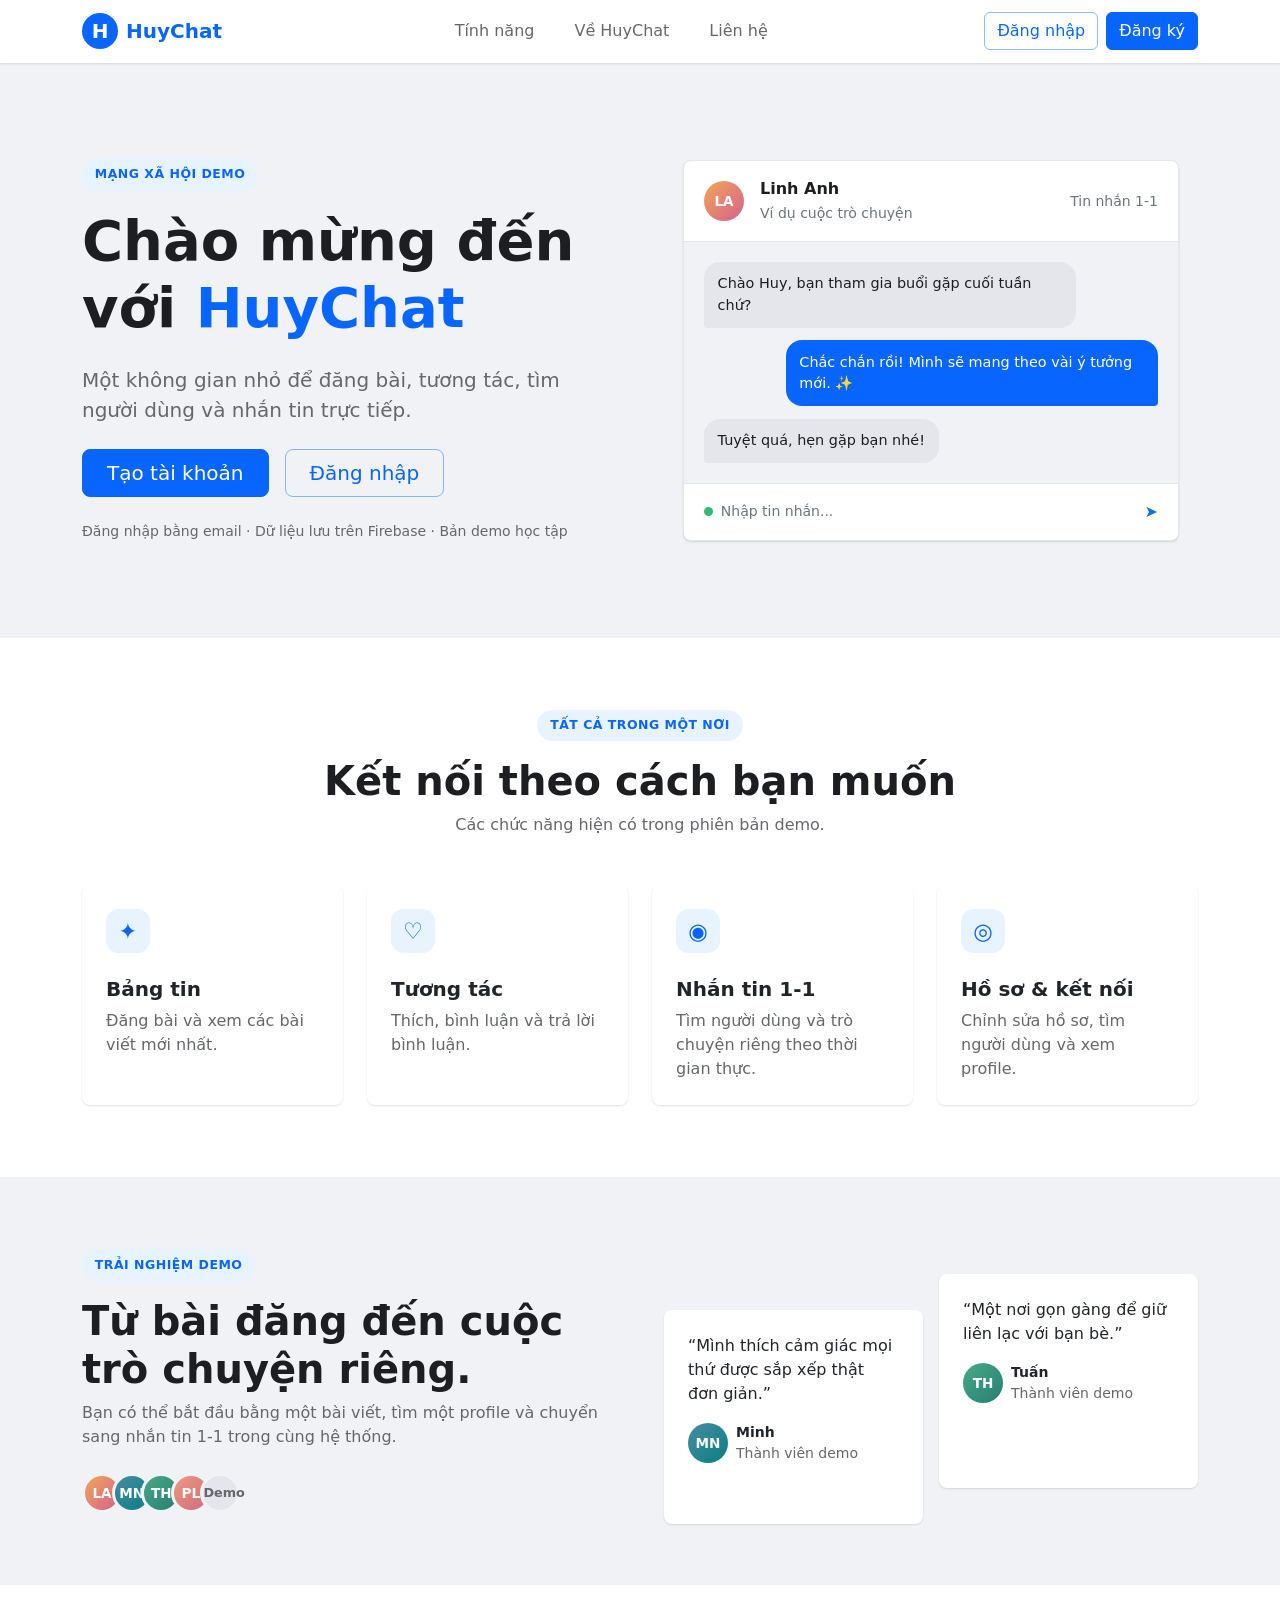
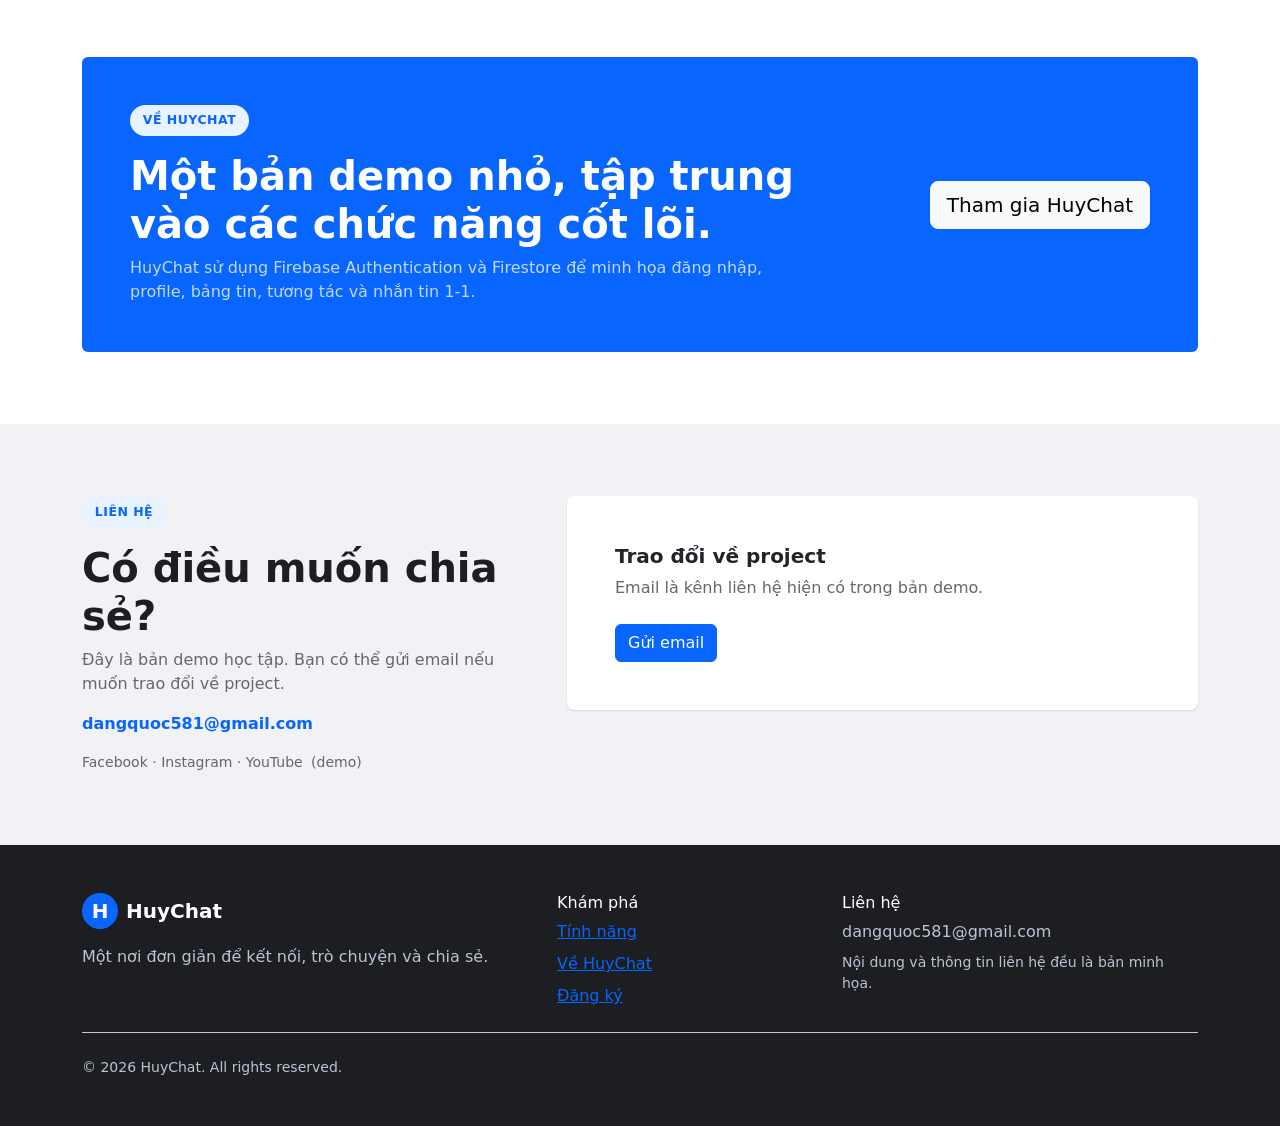
<file: welcome.html>
<!DOCTYPE html>
<html lang="vi">
<head>
    <meta charset="UTF-8">
    <meta name="viewport" content="width=device-width, initial-scale=1.0">
    <title>HuyChat | Mạng xã hội demo</title>

    <link
        href="https://cdn.jsdelivr.net/npm/bootstrap@5.3.8/dist/css/bootstrap.min.css"
        rel="stylesheet"
        integrity="sha384-sRIl4kxILFvY47J16cr9ZwB07vP4J8+LH7qKQnuqkuIAvNWLzeN8tE5YBujZqJLB"
        crossorigin="anonymous"
    >
    <link rel="stylesheet" href="ui.css">
    <link rel="stylesheet" href="welcome.css">
</head>

<body>
    <!-- ! Điều hướng công khai -->
    <nav class="navbar navbar-expand-lg hc-navbar sticky-top border-bottom">
        <div class="container">
            <a class="navbar-brand d-flex align-items-center gap-2 hc-brand" href="welcome.html">
                <span class="hc-logo">H</span>
                HuyChat
            </a>

            <button
                class="navbar-toggler border-0"
                type="button"
                data-bs-toggle="collapse"
                data-bs-target="#welcomeNav"
                aria-controls="welcomeNav"
                aria-expanded="false"
                aria-label="Mở điều hướng"
            >
                <span class="navbar-toggler-icon"></span>
            </button>

            <div class="collapse navbar-collapse" id="welcomeNav">
                <ul class="navbar-nav mx-lg-auto gap-lg-2 py-3 py-lg-0">
                    <li class="nav-item">
                        <a class="nav-link hc-nav-link px-3" href="#features">Tính năng</a>
                    </li>
                    <li class="nav-item">
                        <a class="nav-link hc-nav-link px-3" href="#about">Về HuyChat</a>
                    </li>
                    <li class="nav-item">
                        <a class="nav-link hc-nav-link px-3" href="#contact">Liên hệ</a>
                    </li>
                </ul>

                <div class="d-flex flex-column flex-lg-row gap-2">
                    <a class="btn btn-outline-primary" href="dangnhap.html">Đăng nhập</a>
                    <a class="btn btn-hc" href="dangky.html">Đăng ký</a>
                </div>
            </div>
        </div>
    </nav>

    <!-- ! Nội dung trang chào mừng -->
    <main>
        <section class="welcome-hero py-5 py-lg-6">
            <div class="container py-lg-5">
                <div class="row align-items-center g-5">
                    <div class="col-lg-6">
                        <span class="welcome-eyebrow">Mạng xã hội demo</span>
                        <h1 class="display-4 fw-bold mt-3 mb-4">
                            Chào mừng đến với <span class="welcome-gradient-text">HuyChat</span>
                        </h1>
                        <p class="lead hc-muted mb-4">
                            Một không gian nhỏ để đăng bài, tương tác, tìm người dùng và nhắn tin trực tiếp.
                        </p>
                        <div class="d-flex flex-column flex-sm-row gap-3">
                            <a class="btn btn-hc btn-lg px-4" href="dangky.html">Tạo tài khoản</a>
                            <a class="btn btn-outline-primary btn-lg px-4" href="dangnhap.html">Đăng nhập</a>
                        </div>
                        <p class="small hc-muted mt-4 mb-0">Đăng nhập bằng email · Dữ liệu lưu trên Firebase · Bản demo học tập</p>
                    </div>

                    <div class="col-lg-6">
                        <div class="chat-preview mx-auto">
                            <div class="chat-preview-header d-flex align-items-center gap-3">
                                <span class="hc-avatar">LA</span>
                                <div class="flex-grow-1">
                                    <strong class="d-block">Linh Anh</strong>
                                    <small class="text-secondary">Ví dụ cuộc trò chuyện</small>
                                </div>
                                <span class="small text-secondary">Tin nhắn 1-1</span>
                            </div>

                            <div class="chat-preview-body">
                                <div class="preview-message received">Chào Huy, bạn tham gia buổi gặp cuối tuần chứ?</div>
                                <div class="preview-message sent">Chắc chắn rồi! Mình sẽ mang theo vài ý tưởng mới. ✨</div>
                                <div class="preview-message received">Tuyệt quá, hẹn gặp bạn nhé!</div>
                            </div>

                            <div class="chat-preview-footer d-flex align-items-center gap-2">
                                <span class="preview-dot"></span>
                                <span class="flex-grow-1 text-secondary small">Nhập tin nhắn...</span>
                                <span class="text-primary fw-bold">➤</span>
                            </div>

                        </div>
                    </div>
                </div>
            </div>
        </section>

        <!-- ! Tính năng -->
        <section id="features" class="py-5 bg-white">
            <div class="container py-lg-4">
                <div class="text-center mx-auto welcome-section-heading mb-5">
                    <span class="welcome-eyebrow">Tất cả trong một nơi</span>
                    <h2 class="display-6 fw-bold mt-3">Kết nối theo cách bạn muốn</h2>
                    <p class="hc-muted mb-0">Các chức năng hiện có trong phiên bản demo.</p>
                </div>

                <div class="row g-4">
                    <div class="col-sm-6 col-lg-3">
                        <article class="card hc-card h-100 feature-card">
                            <div class="card-body p-4">
                                <span class="feature-icon">✦</span>
                                <h3 class="h5 fw-bold mt-4">Bảng tin</h3>
                                <p class="hc-muted mb-0">Đăng bài và xem các bài viết mới nhất.</p>
                            </div>
                        </article>
                    </div>
                    <div class="col-sm-6 col-lg-3">
                        <article class="card hc-card h-100 feature-card">
                            <div class="card-body p-4">
                                <span class="feature-icon">♡</span>
                                <h3 class="h5 fw-bold mt-4">Tương tác</h3>
                                <p class="hc-muted mb-0">Thích, bình luận và trả lời bình luận.</p>
                            </div>
                        </article>
                    </div>
                    <div class="col-sm-6 col-lg-3">
                        <article class="card hc-card h-100 feature-card">
                            <div class="card-body p-4">
                                <span class="feature-icon">◉</span>
                                <h3 class="h5 fw-bold mt-4">Nhắn tin 1-1</h3>
                                <p class="hc-muted mb-0">Tìm người dùng và trò chuyện riêng theo thời gian thực.</p>
                            </div>
                        </article>
                    </div>
                    <div class="col-sm-6 col-lg-3">
                        <article class="card hc-card h-100 feature-card">
                            <div class="card-body p-4">
                                <span class="feature-icon">◎</span>
                                <h3 class="h5 fw-bold mt-4">Hồ sơ &amp; kết nối</h3>
                                <p class="hc-muted mb-0">Chỉnh sửa hồ sơ, tìm người dùng và xem profile.</p>
                            </div>
                        </article>
                    </div>
                </div>
            </div>
        </section>

        <!-- ! Cộng đồng -->
        <section class="py-5">
            <div class="container py-lg-4">
                <div class="row align-items-center g-5">
                    <div class="col-lg-6">
                        <span class="welcome-eyebrow">Trải nghiệm demo</span>
                        <h2 class="display-6 fw-bold mt-3">Từ bài đăng đến cuộc trò chuyện riêng.</h2>
                        <p class="hc-muted mb-4">Bạn có thể bắt đầu bằng một bài viết, tìm một profile và chuyển sang nhắn tin 1-1 trong cùng hệ thống.</p>
                        <div class="avatar-stack" aria-label="Các thành viên minh họa">
                            <span class="hc-avatar">LA</span>
                            <span class="hc-avatar avatar-blue">MN</span>
                            <span class="hc-avatar avatar-green">TH</span>
                            <span class="hc-avatar avatar-pink">PL</span>
                            <span class="avatar-more">Demo</span>
                        </div>
                    </div>
                    <div class="col-lg-6">
                        <div class="row g-3">
                            <div class="col-6">
                                <article class="card hc-card community-card community-card-offset">
                                    <div class="card-body p-4">
                                        <p class="mb-3">“Mình thích cảm giác mọi thứ được sắp xếp thật đơn giản.”</p>
                                        <div class="d-flex align-items-center gap-2">
                                            <span class="hc-avatar avatar-blue">MN</span>
                                            <small><strong>Minh</strong><br><span class="hc-muted">Thành viên demo</span></small>
                                        </div>
                                    </div>
                                </article>
                            </div>
                            <div class="col-6">
                                <article class="card hc-card community-card">
                                    <div class="card-body p-4">
                                        <p class="mb-3">“Một nơi gọn gàng để giữ liên lạc với bạn bè.”</p>
                                        <div class="d-flex align-items-center gap-2">
                                            <span class="hc-avatar avatar-green">TH</span>
                                            <small><strong>Tuấn</strong><br><span class="hc-muted">Thành viên demo</span></small>
                                        </div>
                                    </div>
                                </article>
                            </div>
                        </div>
                        
                    </div>
                </div>
            </div>
        </section>

        <!-- ! Giới thiệu -->
        <section id="about" class="py-5 bg-white">
            <div class="container py-lg-4">
                <div class="card border-0 about-panel overflow-hidden">
                    <div class="card-body p-4 p-md-5">
                        <div class="row align-items-center g-4">
                            <div class="col-lg-8">
                                <span class="welcome-eyebrow welcome-eyebrow-light">Về HuyChat</span>
                                    <h2 class="display-6 fw-bold mt-3">Một bản demo nhỏ, tập trung vào các chức năng cốt lõi.</h2>
                                    <p class="mb-0 opacity-75">HuyChat sử dụng Firebase Authentication và Firestore để minh họa đăng nhập, profile, bảng tin, tương tác và nhắn tin 1-1.</p>
                            </div>
                            <div class="col-lg-4 text-lg-end">
                                <a class="btn btn-light btn-lg" href="dangky.html">Tham gia HuyChat</a>
                            </div>
                        </div>
                    </div>
                </div>
            </div>
        </section>

        <!-- ! Liên hệ -->
        <section id="contact" class="py-5">
            <div class="container py-lg-4">
                <div class="row g-5">
                    <div class="col-lg-5">
                        <span class="welcome-eyebrow">Liên hệ</span>
                        <h2 class="display-6 fw-bold mt-3">Có điều muốn chia sẻ?</h2>
                        <p class="hc-muted">Đây là bản demo học tập. Bạn có thể gửi email nếu muốn trao đổi về project.</p>
                        <a class="text-decoration-none fw-semibold" href="mailto:dangquoc581@gmail.com">dangquoc581@gmail.com</a>
                        <p class="hc-muted small mt-3 mb-0">Facebook · Instagram · YouTube <span class="ms-1">(demo)</span></p>
                    </div>
                    <div class="col-lg-7">
                        <div class="card hc-card">
                            <div class="card-body p-4 p-md-5">
                                <h3 class="h5 fw-bold">Trao đổi về project</h3>
                                <p class="hc-muted mb-4">Email là kênh liên hệ hiện có trong bản demo.</p>
                                <a class="btn btn-hc" href="mailto:dangquoc581@gmail.com">Gửi email</a>
                            </div>
                        </div>
                    </div>
                </div>
            </div>
        </section>
    </main>

    <!-- ! Chân trang -->
    <footer class="welcome-footer py-5">
        <div class="container">
            <div class="row g-4">
                <div class="col-md-5">
                    <a class="d-inline-flex align-items-center gap-2 text-white text-decoration-none fw-bold fs-5" href="welcome.html">
                        <span class="hc-logo">H</span>
                        HuyChat
                    </a>
                    <p class="mt-3 mb-0 footer-muted">Một nơi đơn giản để kết nối, trò chuyện và chia sẻ.</p>
                </div>
                <div class="col-6 col-md-3">
                    <h2 class="h6">Khám phá</h2>
                    <ul class="list-unstyled footer-links mb-0">
                        <li><a href="#features">Tính năng</a></li>
                        <li><a href="#about">Về HuyChat</a></li>
                        <li><a href="dangky.html">Đăng ký</a></li>
                    </ul>
                </div>
                <div class="col-6 col-md-4">
                    <h2 class="h6">Liên hệ</h2>
                    <a class="footer-links" href="mailto:dangquoc581@gmail.com">dangquoc581@gmail.com</a>
                    <p class="footer-muted small mt-2 mb-0">Nội dung và thông tin liên hệ đều là bản minh họa.</p>
                </div>
            </div>
            <div class="border-top border-secondary-subtle mt-4 pt-4 footer-muted small">© 2026 HuyChat. All rights reserved.</div>
        </div>
    </footer>

    <!-- ! Bootstrap cho điều hướng trên di động -->
    <script
        src="https://cdn.jsdelivr.net/npm/bootstrap@5.3.8/dist/js/bootstrap.bundle.min.js"
        integrity="sha384-FKyoEForCGlyvwx9Hj09JcYn3nv7wiPVlz7YYwJrWVcXK/BmnVDxM+D2scQbITxI"
        crossorigin="anonymous"
    ></script>
</body>
</html>
</file>
<file: ui.css>
/* ! Biến màu dùng chung */

:root {
    --hc-primary: #0866ff;
    --hc-ink: #1c1e21;
    --hc-muted: #65676b;
    --hc-bg: #f0f2f5;
    --hc-accent: #42b72a;
    --hc-border: #d8dadf;
}

/* ! Kiểu dùng chung */

html {
    overflow-x: clip;
}

body {
    min-height: 100vh;
    overflow-x: clip;
    background: var(--hc-bg);
    color: var(--hc-ink);
    font-family: system-ui, -apple-system, BlinkMacSystemFont, "Segoe UI", sans-serif;
    -webkit-font-smoothing: antialiased;
}

/* ! Điều hướng và thương hiệu */

.hc-navbar {
    min-height: 3.5rem;
    background: #fff;
    border-color: transparent !important;
    box-shadow: 0 1px 2px rgba(0, 0, 0, 0.12);
}

.hc-brand {
    color: var(--hc-primary);
    font-weight: 800;
    letter-spacing: 0;
}

.hc-logo,
.hc-avatar {
    display: inline-grid;
    place-items: center;
    flex: 0 0 auto;
    border-radius: 50%;
    font-weight: 700;
    color: #fff;
}

.hc-logo {
    width: 2.25rem;
    height: 2.25rem;
    background: var(--hc-primary);
    box-shadow: none;
}

.hc-avatar {
    width: 2.5rem;
    height: 2.5rem;
    background: linear-gradient(
        135deg,
        #f2a65a,
        #d5618c
    );
    font-size: 0.85rem;
}

.hc-avatar-lg {
    width: 6.5rem;
    height: 6.5rem;
    aspect-ratio: 1;
    box-sizing: border-box;
    overflow: hidden;
    border: 4px solid #fff;
    font-size: 1.8rem;
    box-shadow: 0 0.5rem 1.5rem rgba(28, 32, 60, 0.16);
}

.hc-avatar img {
    display: block;
    width: 100%;
    height: 100%;
    max-width: 100%;
    max-height: 100%;
    border-radius: inherit;
    object-fit: cover;
}

.hc-nav-link {
    color: var(--hc-muted);
    border-radius: 0.65rem;
    font-weight: 500;
}

.hc-nav-link:hover,
.hc-nav-link.active {
    color: var(--hc-primary);
    background: #e7f3ff;
}

/* ! Thẻ và bảng tin */

.hc-card {
    border: 0;
    border-radius: 0.5rem;
    background: #fff;
    box-shadow: 0 1px 2px rgba(0, 0, 0, 0.12);
}

.hc-post-image {
    height: 13rem;
    border-radius: 0.75rem;
    background: linear-gradient(135deg, #dce9ff, #e9f0fa 58%, #d9e4f5);
}

.hc-composer {
    border-color: var(--hc-border);
    border-radius: 0.6rem;
    resize: none;
}

.form-control,
.form-select,
.input-group-text {
    border-color: var(--hc-border);
}

.form-control,
.form-select {
    color: var(--hc-ink);
}

.form-control::placeholder {
    color: #93a3a0;
}

.form-control:focus,
.form-select:focus {
    border-color: #8ab7ff;
    box-shadow: 0 0 0 0.2rem rgba(8, 102, 255, 0.15);
}

.post-text {
    white-space: pre-wrap;
    overflow-wrap: anywhere;
}

.hc-muted {
    color: var(--hc-muted);
}

/* ! Hồ sơ */

.hc-profile-cover {
    height: 11rem;
    border-radius: 1rem 1rem 0 0;
    background: linear-gradient(115deg, #0866ff, #3987ff 62%, #8ebaff);
}

.hc-profile-avatar {
    margin-top: -3.5rem;
}

/* ! Trò chuyện */

.hc-chat-list {
    max-height: calc(100vh - 11.5rem);
    overflow-y: auto;
}

.hc-chat-item {
    border: 0;
    border-radius: 0.75rem !important;
    margin-bottom: 0.25rem;
}

.hc-chat-item.active {
    background: #e7f3ff;
    color: var(--hc-ink);
}

.hc-messages {
    height: calc(100vh - 17rem);
    min-height: 25rem;
    overflow-y: auto;
    background: #f0f2f5;
}

.hc-bubble {
    max-width: min(80%, 32rem);
    padding: 0.65rem 0.85rem;
    border-radius: 1rem;
}

.hc-bubble.received {
    background: #fff;
    border-bottom-left-radius: 0.25rem;
}

.hc-bubble.sent {
    background: var(--hc-primary);
    color: #fff;
    border-bottom-right-radius: 0.25rem;
}

.post-actions {
    display: flex;
    flex-wrap: wrap;
    gap: 0.625rem;
}

.hc-action-btn {
    border: 0;
    background: transparent;
    color: var(--hc-muted);
    border-radius: 0.4rem;
    padding: 0.55rem 0.8rem;
    font-size: 0.82rem;
    font-weight: 600;
    transition: all 0.2s ease;
}

.hc-action-btn:hover {
    background: #f0f2f5;
}

.hc-action-btn.active {
    background: #e7f3ff;
    color: var(--hc-primary);
}

.hc-action-btn.secondary {
    background: transparent;
    color: var(--hc-muted);
}

.hc-action-btn.muted {
    background: #f5f7fb;
    color: var(--hc-muted);
}

.hc-action-btn.danger {
    background: #fff1f2;
    color: #d92d4d;
    border-color: rgba(217, 45, 77, 0.12);
}

.hc-comment-panel {
    border-top: 1px solid #eef0f7;
    padding-top: 1rem;
    margin-top: 0.25rem;
}

.hc-comment-panel.hidden {
    display: none;
}

.hc-comment-item {
    background: #f0f2f5;
    border: 0;
    border-radius: 1rem;
    padding: 0.7rem 0.8rem;
    margin-bottom: 0.5rem;
}

.hc-comment-actions {
    display: flex;
    justify-content: flex-end;
    margin-top: 0.4rem;
}

.hc-link-btn {
    border: none;
    background: transparent;
    padding: 0;
    color: var(--hc-primary);
    font-size: 0.75rem;
    font-weight: 600;
}

.hc-comment-form,
.hc-reply-form {
    display: flex;
    gap: 0.65rem;
    align-items: center;
}

.hc-comment-form .form-control,
.hc-reply-form .form-control {
    border-radius: 999px;
}

.hc-reply-box {
    margin-top: 0.75rem;
    padding-top: 0.75rem;
    border-top: 1px solid #edf0f6;
}

.hc-reply-item {
    background: #f0f2f5;
    border: 0;
    border-radius: 0.7rem;
    padding: 0.55rem 0.7rem;
    margin-bottom: 0.4rem;
}

.hc-replies-collapsed {
    margin-top: 0.5rem;
    color: var(--hc-muted);
    font-size: 0.72rem;
}

.hc-comment-disabled {
    color: var(--hc-muted);
    font-size: 0.82rem;
    background: #f6f9f7;
    border: 1px dashed #d4e1dc;
    border-radius: 0.75rem;
    padding: 0.75rem 0.9rem;
}

/* ! Nút bấm */

.btn-hc {
    --bs-btn-bg: var(--hc-primary);
    --bs-btn-border-color: var(--hc-primary);
    --bs-btn-hover-bg: #075ce5;
    --bs-btn-hover-border-color: #075ce5;
    --bs-btn-active-bg: #064fc4;
    --bs-btn-active-border-color: #064fc4;
    color: #fff;
    box-shadow: none;
    transition: transform 160ms ease, box-shadow 160ms ease, background-color 160ms ease;
}

.btn-hc:hover {
    color: #fff;
    filter: brightness(0.97);
}

.btn-outline-primary {
    --bs-btn-color: var(--hc-primary);
    --bs-btn-border-color: rgba(8, 102, 255, 0.45);
    --bs-btn-hover-bg: var(--hc-primary);
    --bs-btn-hover-border-color: var(--hc-primary);
    --bs-btn-hover-color: #fff;
}

a {
    color: var(--hc-primary);
}

a:hover {
    color: #075ce5;
}

::selection {
    color: #fff;
    background: #0866ff;
}

@media (prefers-reduced-motion: reduce) {
    *,
    *::before,
    *::after {
        scroll-behavior: auto !important;
        transition-duration: 0.01ms !important;
        animation-duration: 0.01ms !important;
        animation-iteration-count: 1 !important;
    }
}

/* ! Responsive */

@media (max-width: 991.98px) {
    .hc-sidebar {
        display: none;
    }

    .hc-messages {
        height: 26rem;
    }
}

.navbar .btn-light {
    border: 0;
    background: transparent;
    color: var(--hc-muted);
    font-weight: 600;
}

.navbar .btn-light:hover {
    background: #f0f2f5;
    color: var(--hc-ink);
}

.navbar .btn-outline-secondary {
    --bs-btn-color: #4b4f56;
    --bs-btn-border-color: #d8dadf;
    --bs-btn-hover-color: #1c1e21;
    --bs-btn-hover-bg: #f0f2f5;
    --bs-btn-hover-border-color: #d8dadf;
}

.hc-composer {
    border: 0;
    background: #f0f2f5;
    padding: 0.8rem 1rem;
}

#posts-list .hc-card .card-body {
    padding: 1rem;
}

#posts-list .post-text {
    line-height: 1.55;
}

#posts-list .post-actions {
    display: grid;
    grid-template-columns: repeat(2, minmax(0, 1fr));
    gap: 0.25rem;
    padding: 0.4rem 0;
    border-top: 1px solid #e4e6eb;
    border-bottom: 1px solid #e4e6eb;
}

#posts-list .hc-action-btn {
    display: flex;
    min-width: 0;
    min-height: 2.5rem;
    align-items: center;
    justify-content: center;
    transition: background-color 140ms ease, color 140ms ease;
}

#posts-list .hc-action-btn.active {
    background: transparent;
    color: var(--hc-primary);
}

#posts-list .hc-comment-panel {
    margin-top: 0;
    border-top: 0;
}

.hc-chat-list {
    background: #fff;
}

.hc-chat-item {
    padding: 0.7rem;
}

.hc-chat-item:hover {
    background: #f0f2f5;
}

.hc-chat-item.active:hover {
    background: #e7f3ff;
}

.hc-chat-item .hc-avatar {
    width: 3rem;
    height: 3rem;
}

@media (max-width: 575.98px) {
    #posts-list .hc-card .card-body {
        padding: 0.85rem;
    }

    .post-actions {
        gap: 0.2rem;
    }

    .hc-action-btn {
        padding-inline: 0.4rem;
        font-size: 0.76rem;
    }
}
</file>
<file: welcome.css>
/* ! Hero và bản xem trước trò chuyện */

.py-lg-6 {
    padding-top: 5rem;
    padding-bottom: 5rem;
}

.welcome-hero {
    overflow: hidden;
    background:
        radial-gradient(circle at 15% 25%, rgba(119, 105, 235, 0.16), transparent 28rem),
        radial-gradient(circle at 90% 80%, rgba(75, 156, 230, 0.16), transparent 25rem);
}

.welcome-eyebrow {
    display: inline-block;
    padding: 0.4rem 0.8rem;
    border-radius: 99rem;
    background: #eeedff;
    color: var(--hc-primary);
    font-size: 0.78rem;
    font-weight: 700;
    letter-spacing: 0.04em;
    text-transform: uppercase;
}

.welcome-gradient-text {
    color: var(--hc-primary);
}

.chat-preview {
    position: relative;
    max-width: 31rem;
    border: 1px solid #e2e4ed;
    border-radius: 1.25rem;
    background: #fff;
    box-shadow: 0 1.25rem 3.5rem rgba(59, 57, 118, 0.16);
}

.chat-preview-header,
.chat-preview-footer {
    padding: 1rem 1.25rem;
}

.chat-preview-header {
    border-bottom: 1px solid #edf0f4;
}

.chat-preview-body {
    display: flex;
    min-height: 15rem;
    flex-direction: column;
    gap: 0.8rem;
    padding: 1.25rem;
    background: #fbfbfd;
}

.chat-preview-footer {
    display: flex;
    border-top: 1px solid #edf0f4;
}

.preview-message {
    max-width: 82%;
    padding: 0.7rem 0.85rem;
    border-radius: 1rem;
    font-size: 0.9rem;
}

.preview-message.received {
    align-self: flex-start;
    border-bottom-left-radius: 0.25rem;
    background: #e9eaf1;
}

.preview-message.sent {
    align-self: flex-end;
    border-bottom-right-radius: 0.25rem;
    background: var(--hc-primary);
    color: #fff;
}

.preview-dot {
    display: inline-block;
    width: 0.55rem;
    height: 0.55rem;
    border-radius: 50%;
    background: #35b878;
}

.preview-notification {
    position: absolute;
    right: -2rem;
    bottom: 2.5rem;
    display: flex;
    align-items: center;
    gap: 0.5rem;
    padding: 0.75rem 1rem;
    border-radius: 0.75rem;
    background: #fff;
    font-size: 0.8rem;
}

.preview-icon {
    color: var(--hc-primary);
}

/* ! Tính năng và cộng đồng */

.welcome-section-heading {
    max-width: 40rem;
}

.feature-card {
    transition: transform 0.2s ease, box-shadow 0.2s ease;
}

.feature-card:hover {
    transform: translateY(-0.25rem);
    box-shadow: 0 0.8rem 1.5rem rgba(31, 35, 61, 0.1);
}

.feature-icon {
    display: inline-grid;
    width: 2.75rem;
    height: 2.75rem;
    place-items: center;
    border-radius: 0.8rem;
    background: #eeedff;
    color: var(--hc-primary);
    font-size: 1.4rem;
    font-weight: 700;
}

.avatar-stack {
    display: flex;
    align-items: center;
}

.avatar-stack > * {
    margin-right: -0.65rem;
    border: 3px solid var(--hc-bg);
}

.avatar-blue {
    background: linear-gradient(135deg, #4b9ce6, #6d69df);
}

.avatar-green {
    background: linear-gradient(135deg, #48ac83, #4e92c8);
}

.avatar-pink {
    background: linear-gradient(135deg, #d878ba, #9c72d9);
}

.avatar-more {
    display: inline-grid;
    width: 2.5rem;
    height: 2.5rem;
    place-items: center;
    border-radius: 50%;
    background: #e9eaf1;
    color: var(--hc-muted);
    font-size: 0.8rem;
    font-weight: 700;
}

.community-card {
    height: 100%;
}

.community-card-offset {
    margin-top: 2.25rem;
}

/* ! Giới thiệu và chân trang */

.about-panel {
    color: #fff;
    background: linear-gradient(120deg, #5e56d7, #498fdb);
}

.welcome-eyebrow-light {
    background: rgba(255, 255, 255, 0.16);
    color: #fff;
}

.welcome-footer {
    background: #252640;
    color: #fff;
}

.footer-muted,
.footer-links {
    color: #bfc1d5;
}

.footer-links {
    text-decoration: none;
    overflow-wrap: anywhere;
}

.footer-links li + li {
    margin-top: 0.5rem;
}

.footer-links:hover {
    color: #fff;
}

/* ! Responsive */

@media (max-width: 991.98px) {
    .preview-notification {
        right: 1rem;
    }
}

@media (max-width: 575.98px) {
    .py-lg-6 {
        padding-top: 3rem;
        padding-bottom: 3rem;
    }

    .preview-notification {
        position: static;
        width: fit-content;
        margin: 0 1rem 1rem auto;
        border: 1px solid #edf0f4;
    }

    .community-card-offset {
        margin-top: 1.25rem;
    }
}

.welcome-hero {
    background:
        radial-gradient(circle at 15% 25%, rgba(8, 127, 131, 0.14), transparent 28rem),
        radial-gradient(circle at 90% 80%, rgba(228, 122, 97, 0.13), transparent 25rem),
        linear-gradient(120deg, #f7fbf8, #eff7f3 58%, #fbf4ed);
}

.welcome-eyebrow,
.feature-icon {
    background: #e5f3ee;
}

.welcome-gradient-text,
.welcome-eyebrow,
.feature-icon,
.preview-icon {
    color: #087f83;
}

.chat-preview {
    border-color: #dfeae5;
    border-radius: 0.9rem;
    box-shadow: 0 1.25rem 3.5rem rgba(24, 53, 54, 0.13);
    transform: rotate(1.2deg);
    transition: transform 220ms ease, box-shadow 220ms ease;
}

.chat-preview:hover {
    transform: rotate(0deg) translateY(-3px);
    box-shadow: 0 1.5rem 3.8rem rgba(24, 53, 54, 0.17);
}

.chat-preview-header,
.chat-preview-footer {
    border-color: #e8efec;
}

.chat-preview-body {
    background: #f7faf8;
}

.preview-message.received,
.avatar-more {
    background: #e8efec;
}

.preview-message.sent {
    background: #087f83;
}

.feature-card:hover {
    box-shadow: 0 0.8rem 1.5rem rgba(24, 53, 54, 0.1);
}

.avatar-blue {
    background: linear-gradient(135deg, #498ca1, #087f83);
}

.avatar-green {
    background: linear-gradient(135deg, #48a985, #277f72);
}

.avatar-pink {
    background: linear-gradient(135deg, #ed9b7b, #cf6980);
}

.about-panel {
    background: linear-gradient(120deg, #086e72, #14968b 68%, #438e78);
}

.welcome-footer {
    background: #183536;
}

@media (prefers-reduced-motion: reduce) {
    .chat-preview,
    .feature-card {
        transition: none;
    }
}

.welcome-hero {
    background: #f0f2f5;
}

.welcome-eyebrow,
.feature-icon {
    background: #e7f3ff;
}

.welcome-gradient-text,
.welcome-eyebrow,
.feature-icon,
.preview-icon {
    color: #0866ff;
}

.chat-preview {
    border-color: #e4e6eb;
    border-radius: 0.5rem;
    box-shadow: 0 1px 2px rgba(0, 0, 0, 0.12);
    transform: none;
}

.chat-preview:hover {
    transform: translateY(-2px);
    box-shadow: 0 0.5rem 1rem rgba(0, 0, 0, 0.12);
}

.chat-preview-header,
.chat-preview-footer {
    border-color: #e4e6eb;
}

.chat-preview-body {
    background: #f0f2f5;
}

.preview-message.received,
.avatar-more {
    background: #e4e6eb;
}

.preview-message.sent {
    background: #0866ff;
}

.feature-card:hover {
    box-shadow: 0 0.5rem 1rem rgba(0, 0, 0, 0.12);
}

.about-panel {
    background: #0866ff;
}

.welcome-footer {
    background: #1c1e21;
}

@media (prefers-reduced-motion: reduce) {
    .chat-preview,
    .feature-card {
        transition: none;
    }
}
</file>
